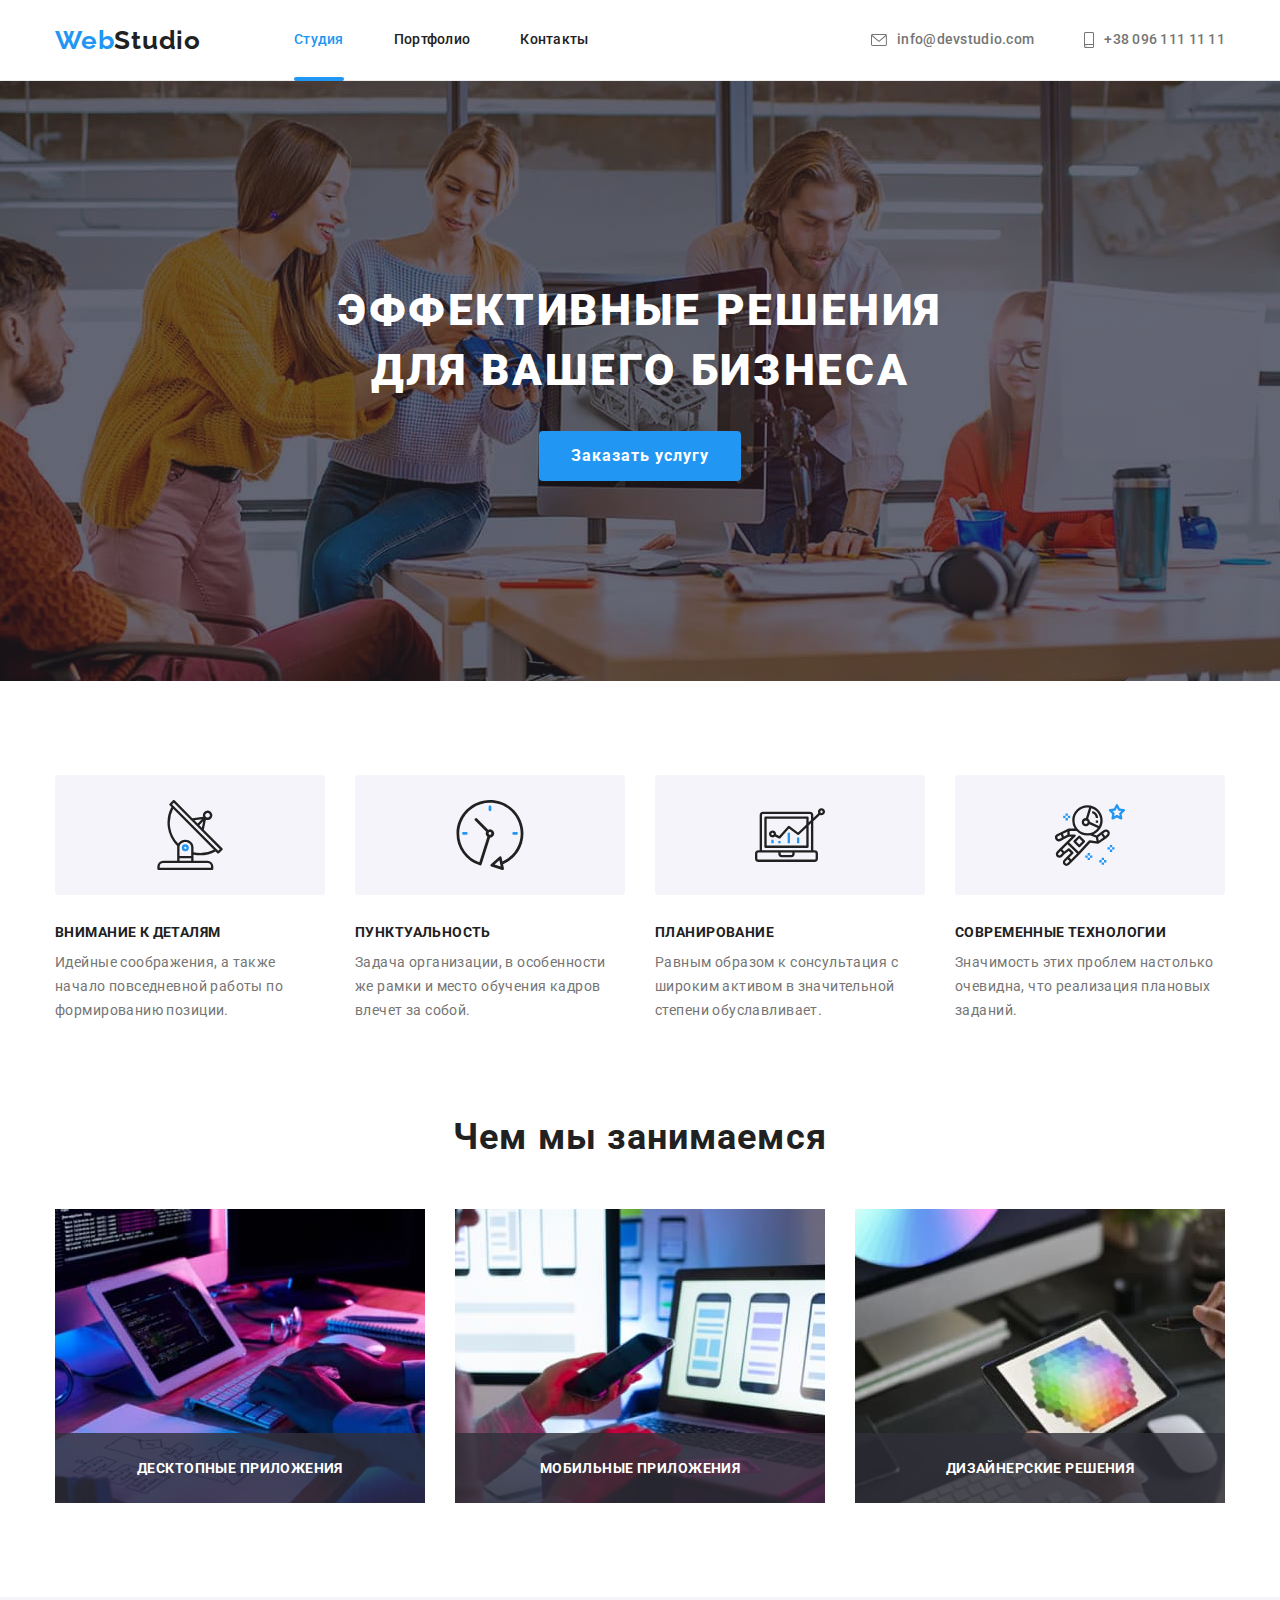
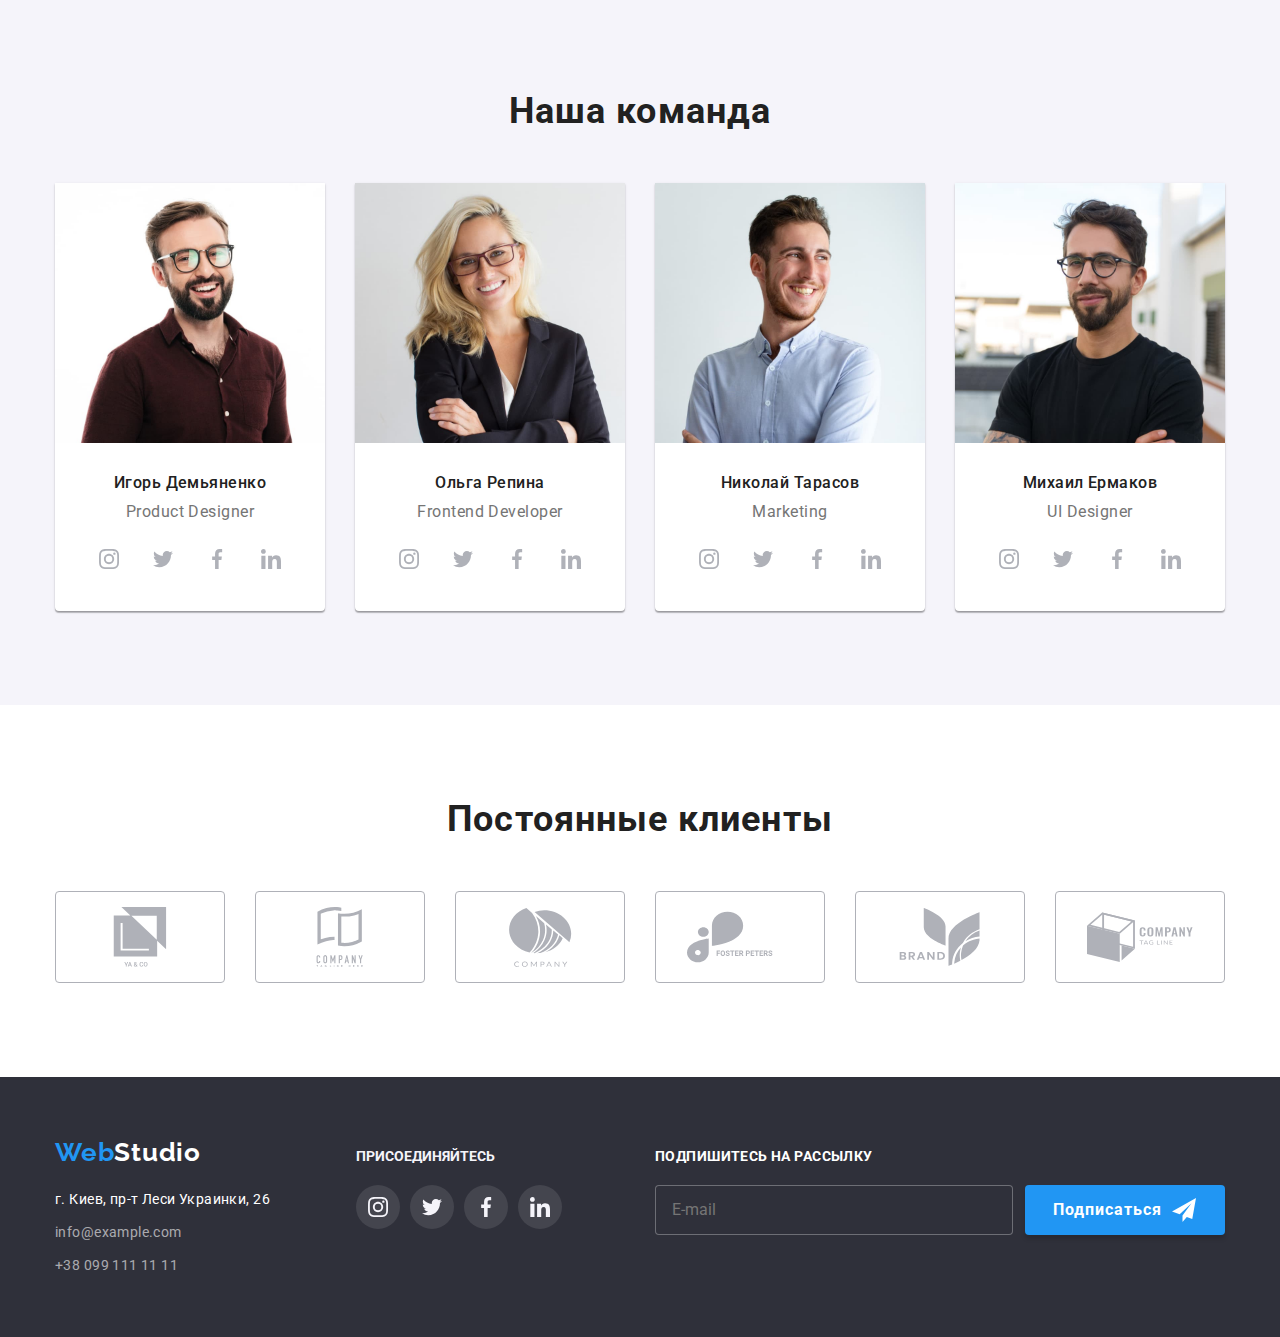
<file: index.html>
<!DOCTYPE html>
<html lang="ru">
  <head>
    <meta charset="UTF-8" />
    <meta http-equiv="X-UA-Compatible" content="IE=edge" />
    <meta name="viewport" content="width=device-width, initial-scale=1.0" />
    <link rel="preconnect" href="https://fonts.googleapis.com" />
    <link rel="preconnect" href="https://fonts.gstatic.com" crossorigin />
    <link
      href="https://fonts.googleapis.com/css2?family=Raleway:wght@700&family=Roboto:wght@400;500;700;900&display=swap"
      rel="stylesheet"
    />
    <link
      rel="stylesheet"
      href="https://cdn.jsdelivr.net/npm/modern-normalize@1.1.0/modern-normalize.min.css"
    />
    <link rel="stylesheet" href="./css/styles.css" />
    <title>Студия</title>
  </head>
  <body>
    <!-- Header -->
    <header class="page-header">
      <!-- logo -->
      <div class="container header-container">
        <nav class="page-nav">
          <a class="logo-style link" href="./">Web<span class="logo-studio link">Studio</span> </a>
          <!-- /Logo -->
          <ul class="menu-list list">
            <li class="menu-item">
              <a class="menu-link link current" href="./index.html">Студия</a>
            </li>
            <li class="menu-item">
              <a class="menu-link link" href="./portfolio.html">Портфолио</a>
            </li>
            <li class="menu-item"><a class="menu-link link" href="">Контакты</a></li>
          </ul>
        </nav>

        <ul class="contact-container list">
          <li class="contact-item">
            <a class="contact link" href="mailto:info@devstudio.com"
              ><svg class="icon-contact" width="16px" height="12px">
                <use href="./images/sprite/sprite.svg#email"></use></svg
              >info@devstudio.com</a
            >
          </li>
          <li class="contact-item">
            <a class="contact link" href="tel:+380961111111"
              ><svg class="icon-contact" width="10px" height="16px">
                <use href="./images/sprite/sprite.svg#phone"></use></svg
              >+38 096 111 11 11</a
            >
          </li>
        </ul>
      </div>
    </header>
    <main>
      <!-- Description -->
      <section class="description">
        <div class="container">
          <h1 class="description-header">Эффективные решения для вашего бизнеса</h1>
          <button class="style-btm" type="button" data-modal-open>Заказать услугу</button>
        </div>
      </section>
      <section class="section">
        <div class="container">
          <h2 class="visually-hidden">Описание</h2>
          <ul class="description-list list">
            <li class="description-item">
              <div class="des-icon">
                <svg class="des-icon-item" width="70px" height="70px">
                  <use href="./images/sprite/sprite.svg#antenna"></use>
                </svg>
              </div>
              <h3 class="description-hdr">Внимание к деталям</h3>
              <p class="description-text">
                Идейные соображения, а также начало повседневной работы по формированию позиции.
              </p>
            </li>
            <li class="description-item">
              <div class="des-icon">
                <svg class="des-icon-item" width="70px" height="70px">
                  <use href="./images/sprite/sprite.svg#clock"></use>
                </svg>
              </div>
              <h3 class="description-hdr">Пунктуальность</h3>
              <p class="description-text">
                Задача организации, в особенности же рамки и место обучения кадров влечет за собой.
              </p>
            </li>
            <li class="description-item">
              <div class="des-icon">
                <svg class="des-icon-item" width="70px" height="70px">
                  <use href="./images/sprite/sprite.svg#diagram"></use>
                </svg>
              </div>
              <h3 class="description-hdr">Планирование</h3>
              <p class="description-text">
                Равным образом к cонсультация с широким активом в значительной степени
                обуславливает.
              </p>
            </li>
            <li class="description-item">
              <div class="des-icon">
                <svg class="des-icon-item" width="70px" height="70px">
                  <use href="./images/sprite/sprite.svg#astronaut"></use>
                </svg>
              </div>
              <h3 class="description-hdr">Современные технологии</h3>
              <p class="description-text">
                Значимость этих проблем настолько очевидна, что реализация плановых заданий.
              </p>
            </li>
          </ul>
        </div>
      </section>
      <!-- About -->
      <section class="about section">
        <div class="container">
          <h2 class="titel">Чем мы занимаемся</h2>
          <ul class="about-list list">
            <li class="about-item">
              <div class="overlay-open">
                <img
                  src="./images/work/photo1.jpg"
                  alt="работа на планшете"
                  width="370"
                  height="295"
                />
                <p class="overlay-about">Десктопные приложения</p>
              </div>
            </li>
            <li class="about-item">
              <div class="overlay-open">
                <img
                  src="./images/work/photo2.jpg"
                  alt="работа на телефоне"
                  width="370"
                  height="295"
                />

                <p class="overlay-about">Мобильные приложения</p>
              </div>
            </li>
            <li class="about-item">
              <div class="overlay-open">
                <img
                  src="./images/work/photo3.jpg"
                  alt="работа с графикой"
                  width="370"
                  height="295"
                />

                <p class="overlay-about">Дизайнерские решения</p>
              </div>
            </li>
          </ul>
        </div>
      </section>
      <section class="team section">
        <div class="container">
          <h2 class="titel">Наша команда</h2>
          <ul class="team-jpg list">
            <li class="team-social-item">
              <img src="./images/team/team1.jpg" alt="мужчина" width="270" height="260" />
              <div class="team-padding">
                <h3 class="team-name">Игорь Демьяненко</h3>
                <p class="team-job" lang="en">Product Designer</p>
                <ul class="team-social list">
                  <li class="team-icon-item">
                    <a href="" class="team-social-link">
                      <svg class="team-icon" width="20px" height="20px">
                        <use href="./images/sprite/sprite.svg#instagram"></use>
                      </svg>
                    </a>
                  </li>
                  <li class="team-icon-item">
                    <a href="" class="team-social-link">
                      <svg class="team-icon" width="20px" height="20px">
                        <use href="./images/sprite/sprite.svg#twitter"></use>
                      </svg>
                    </a>
                  </li>
                  <li class="team-icon-item">
                    <a href="" class="team-social-link">
                      <svg class="team-icon" width="20px" height="20px">
                        <use href="./images/sprite/sprite.svg#facebook"></use>
                      </svg>
                    </a>
                  </li>
                  <li class="team-icon-item">
                    <a href="" class="team-social-link">
                      <svg class="team-icon" width="20px" height="20px">
                        <use href="./images/sprite/sprite.svg#linkedin"></use>
                      </svg>
                    </a>
                  </li>
                </ul>
              </div>
            </li>
            <li class="team-social-item">
              <img src="./images/team/team2.jpg" alt="женщина" width="270" height="260" />
              <div class="team-padding">
                <h3 class="team-name">Ольга Репина</h3>
                <p class="team-job" lang="en">Frontend Developer</p>
                <ul class="team-social list">
                  <li class="team-icon-item">
                    <a href="" class="team-social-link">
                      <svg class="team-icon" width="20px" height="20px">
                        <use href="./images/sprite/sprite.svg#instagram"></use>
                      </svg>
                    </a>
                  </li>
                  <li class="team-icon-item">
                    <a href="" class="team-social-link">
                      <svg class="team-icon" width="20px" height="20px">
                        <use href="./images/sprite/sprite.svg#twitter"></use>
                      </svg>
                    </a>
                  </li>
                  <li class="team-icon-item">
                    <a href="" class="team-social-link">
                      <svg class="team-icon" width="20px" height="20px">
                        <use href="./images/sprite/sprite.svg#facebook"></use>
                      </svg>
                    </a>
                  </li>
                  <li class="team-icon-item">
                    <a href="" class="team-social-link">
                      <svg class="team-icon" width="20px" height="20px">
                        <use href="./images/sprite/sprite.svg#linkedin"></use>
                      </svg>
                    </a>
                  </li>
                </ul>
              </div>
            </li>
            <li class="team-social-item">
              <img src="./images/team/team3.jpg" alt="мужчина" width="270" height="260" />
              <div class="team-padding">
                <h3 class="team-name">Николай Тарасов</h3>
                <p class="team-job" lang="en">Marketing</p>
                <ul class="team-social list">
                  <li class="team-icon-item">
                    <a href="" class="team-social-link">
                      <svg class="team-icon" width="20px" height="20px">
                        <use href="./images/sprite/sprite.svg#instagram"></use>
                      </svg>
                    </a>
                  </li>
                  <li class="team-icon-item">
                    <a href="" class="team-social-link">
                      <svg class="team-icon" width="20px" height="20px">
                        <use href="./images/sprite/sprite.svg#twitter"></use>
                      </svg>
                    </a>
                  </li>
                  <li class="team-icon-item">
                    <a href="" class="team-social-link">
                      <svg class="team-icon" width="20px" height="20px">
                        <use href="./images/sprite/sprite.svg#facebook"></use>
                      </svg>
                    </a>
                  </li>
                  <li class="team-icon-item">
                    <a href="" class="team-social-link">
                      <svg class="team-icon" width="20px" height="20px">
                        <use href="./images/sprite/sprite.svg#linkedin"></use>
                      </svg>
                    </a>
                  </li>
                </ul>
              </div>
            </li>
            <li class="team-social-item">
              <img src="./images/team/team4.jpg" alt="мужчина" width="270" height="260" />
              <div class="team-padding">
                <h3 class="team-name">Михаил Ермаков</h3>
                <p class="team-job" lang="en">UI Designer</p>
                <ul class="team-social list">
                  <li class="team-icon-item">
                    <a href="" class="team-social-link">
                      <svg class="team-icon" width="20px" height="20px">
                        <use href="./images/sprite/sprite.svg#instagram"></use>
                      </svg>
                    </a>
                  </li>
                  <li class="tteam-icon-item">
                    <a href="" class="team-social-link">
                      <svg class="team-icon" width="20px" height="20px">
                        <use href="./images/sprite/sprite.svg#twitter"></use>
                      </svg>
                    </a>
                  </li>
                  <li class="team-icon-item">
                    <a href="" class="team-social-link">
                      <svg class="team-icon" width="20px" height="20px">
                        <use href="./images/sprite/sprite.svg#facebook"></use>
                      </svg>
                    </a>
                  </li>
                  <li class="team-icon-item">
                    <a href="" class="team-social-link">
                      <svg class="team-icon" width="20px" height="20px">
                        <use href="./images/sprite/sprite.svg#linkedin"></use>
                      </svg>
                    </a>
                  </li>
                </ul>
              </div>
            </li>
          </ul>
        </div>
      </section>
      <!--Regular Clients-->
      <section class="section">
        <div class="container">
          <h2 class="titel">Постоянные клиенты</h2>
          <ul class="list client">
            <li class="client-list">
              <a href="" class="client-link">
                <svg class="client-logo" width="106px" height="60px">
                  <use href="./images/sprite/sprite.svg#group"></use>
                </svg>
              </a>
            </li>
            <li class="client-list">
              <a href="" class="client-link">
                <svg class="client-logo" width="106px" height="60px">
                  <use href="./images/sprite/sprite.svg#group2"></use>
                </svg>
              </a>
            </li>
            <li class="client-list">
              <a href="" class="client-link">
                <svg class="client-logo" width="106px" height="60px">
                  <use href="./images/sprite/sprite.svg#group3"></use>
                </svg>
              </a>
            </li>
            <li class="client-list">
              <a href="" class="client-link">
                <svg class="client-logo" width="106px" height="60px">
                  <use href="./images/sprite/sprite.svg#group4"></use>
                </svg>
              </a>
            </li>
            <li class="client-list">
              <a href="" class="client-link">
                <svg class="client-logo" width="106px" height="60px">
                  <use href="./images/sprite/sprite.svg#group5"></use>
                </svg>
              </a>
            </li>
            <li class="client-list">
              <a href="" class="client-link">
                <svg class="client-logo" width="106px" height="60px">
                  <use href="./images/sprite/sprite.svg#group6"></use>
                </svg>
              </a>
            </li>
          </ul>
        </div>
      </section>
    </main>
    <!-- Footer -->
    <footer class="footer">
      <div class="podval container">
        <div class="footer-size">
          <a class="logo-style-footer link" href="/"
            >Web<span class="logo-studio-footer link">Studio</span>
          </a>
          <address class="address">
            <ul class="list">
              <li class="contact-item-footer">
                <a
                  class="contact-map link"
                  href="https://goo.gl/maps/9qmAzHa2wMczzQS48"
                  target="_blank"
                  rel="noopener noreferrer"
                >
                  г. Киев, пр-т Леси Украинки, 26
                </a>
              </li>
              <li class="contact-item-footer">
                <a class="contact-footer link" href="mailto:info@example.com">info@example.com</a>
              </li>
              <li class="contact-item-footer">
                <a class="contact-footer link" href="tel:+380991111111">+38 099 111 11 11</a>
              </li>
            </ul>
          </address>
        </div>
        <div class="fsocial-footer">
          <h3 class="fsocial-titel">присоединяйтесь</h3>
          <ul class="fsocial-list list">
            <li>
              <a href="" class="fsocial-link">
                <svg class="fsocial-icon" width="20px" height="20px">
                  <use href="./images/sprite/sprite.svg#instagram"></use>
                </svg>
              </a>
            </li>
            <li>
              <a href="" class="fsocial-link">
                <svg class="fsocial-icon" width="20px" height="20px">
                  <use href="./images/sprite/sprite.svg#twitter"></use>
                </svg>
              </a>
            </li>
            <li>
              <a href="" class="fsocial-link">
                <svg class="fsocial-icon" width="20px" height="20px">
                  <use href="./images/sprite/sprite.svg#facebook"></use>
                </svg>
              </a>
            </li>
            <li>
              <a href="" class="fsocial-link">
                <svg class="fsocial-icon" width="20px" height="20px">
                  <use href="./images/sprite/sprite.svg#linkedin"></use>
                </svg>
              </a>
            </li>
          </ul>
        </div>
        <div class="form-footer">
          <p class="mailing">подпишитесь на рассылку</p>
          <form class="subscribe">
            <input type="email" name="email" class="input-email" id="email" placeholder="E-mail" />
            <button class="btn" type="submit">
              Подписаться
              <svg class="icon-send" width="24px" height="24px">
                <use href="./images/sprite/sprite.svg#send"></use>
              </svg>
            </button>
          </form>
        </div>
      </div>
    </footer>
    <div class="backdrop is-hidden" data-modal>
      <div class="modal">
        <button type="button" class="close-btm" data-modal-close>
          <svg class="modal-icon-close" width="18px" height="18px">
            <use href="./images/sprite/sprite.svg#close"></use>
          </svg>
        </button>
        <!-- form for modal -->

        <form class="modal-form">
          <p class="text-form">Оставьте свои данные, мы вам перезвоним</p>
          <label class="form-lable">
            <span class="form-name">Имя</span>
            <span class="form-modal-icon">
              <input
                class="form-input"
                type="text"
                name="user_name"
                required
                pattern="^[a-zA-Zа-яА-Я]+"
                minlength="2"
              />

              <svg class="modal-icon" width="18px" height="18px">
                <use href="./images/sprite/sprite.svg#name"></use>
              </svg>
            </span>
          </label>
          <label class="form-lable">
            <span class="form-name">Телефон</span>
            <span class="form-modal-icon">
              <input
                class="form-input"
                type="tel"
                name="user_phone"
                required
                pattern="[0-9]{3}-[0-9]{3}-[0-9]{2}-[0-9]{2}"
                title="xxx-xxx-xx-xx"
              />

              <svg class="modal-icon" width="18px" height="18px">
                <use href="./images/sprite/sprite.svg#tel"></use>
              </svg>
            </span>
          </label>
          <label class="form-lable">
            <span class="form-name">Почта</span>
            <span class="form-modal-icon">
              <input
                class="form-input"
                type="email"
                name="user_email"
                required
                pattern="[a-z0-9._%+-]+@[a-z0-9.-]+\.[a-z]{2,4}$"
              />

              <svg class="modal-icon" width="18px" height="18px">
                <use href="./images/sprite/sprite.svg#mail"></use>
              </svg>
            </span>
          </label>
          <label class="form-lable">
            <span class="form-name">Комментарий</span>
            <textarea
              name="user-message"
              class="form-texterea"
              placeholder="Введите текст"
            ></textarea>
          </label>

          <input
            id="user-policy"
            type="checkbox"
            name="user-policy"
            class="form-checkbox visually-hidden"
          />
          <label for="user-policy" class="form-check-desk"
            >Соглашаюсь с рассылкой и принимаю&nbsp;<a href="" class="text-link"
              >Условия договора</a
            >
          </label>
          <button type="submit" class="btm-form-submit">Отправить</button>
        </form>
      </div>
    </div>
    <script src="./js/modal.js"></script>
  </body>
</html>
</file>
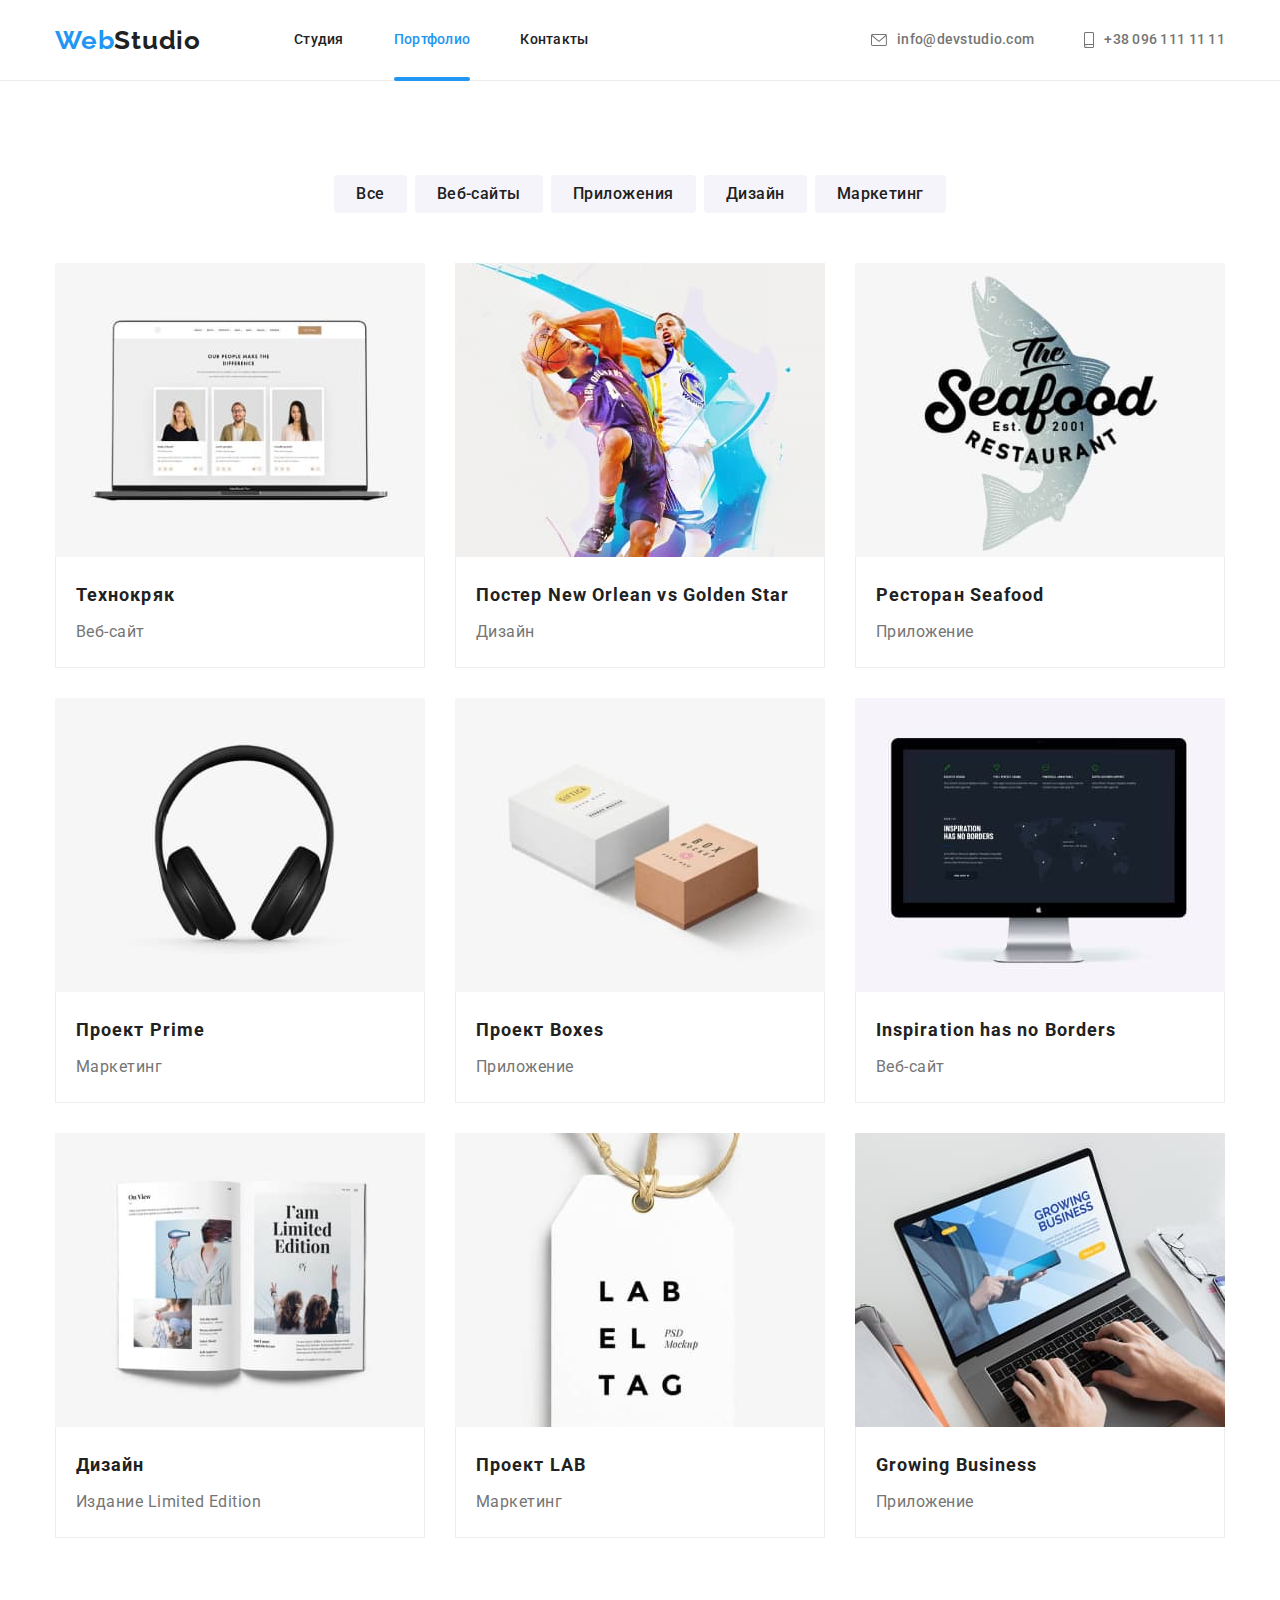
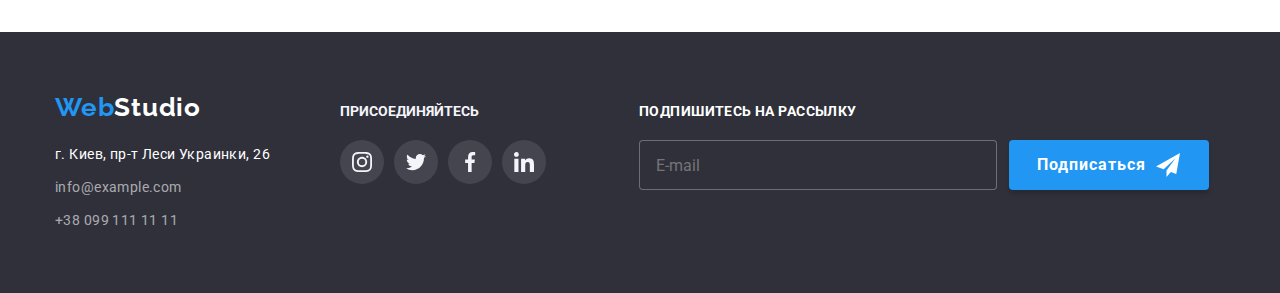
<file: portfolio.html>
<!DOCTYPE html>
<html lang="ru">
  <head>
    <meta charset="UTF-8" />
    <meta http-equiv="X-UA-Compatible" content="IE=edge" />
    <meta name="viewport" content="width=device-width, initial-scale=1.0" />
    <link rel="preconnect" href="https://fonts.googleapis.com" />
    <link rel="preconnect" href="https://fonts.gstatic.com" crossorigin />
    <link
      href="https://fonts.googleapis.com/css2?family=Raleway:wght@700&family=Roboto:wght@400;500;700;900&display=swap"
      rel="stylesheet"
    />
    <link
      rel="stylesheet"
      href="https://cdn.jsdelivr.net/npm/modern-normalize@1.1.0/modern-normalize.min.css"
    />
    <link rel="stylesheet" href="./css/styles.css" />
    <title>Портфолио</title>
  </head>
  <body>
    <!-- Header -->
    <header class="page-header">
      <!-- logo -->
      <div class="container header-container">
        <nav class="page-nav">
          <a class="logo-style link" href="./">Web<span class="logo-studio link">Studio</span> </a>
          <!-- /Logo -->
          <ul class="menu-list list">
            <li class="menu-item">
              <a class="menu-link link" href="./index.html">Студия</a>
            </li>
            <li class="menu-item">
              <a class="menu-link link current" href="./portfolio.html">Портфолио</a>
            </li>
            <li class="menu-item"><a class="menu-link link" href="">Контакты</a></li>
          </ul>
        </nav>
        <ul class="contact-container list">
          <li class="contact-item">
            <a class="contact link" href="mailto:info@devstudio.com"
              ><svg class="icon-contact" width="16px" height="12px">
                <use href="./images/sprite/sprite.svg#email"></use></svg
              >info@devstudio.com</a
            >
          </li>
          <li class="contact-item">
            <a class="contact link" href="tel:+380961111111"
              ><svg class="icon-contact" width="10px" height="16px">
                <use href="./images/sprite/sprite.svg#phone"></use></svg
              >+38 096 111 11 11</a
            >
          </li>
        </ul>
      </div>
    </header>
    <main>
      <section class="section">
        <div class="container">
          <h1 class="visually-hidden">Портфолио</h1>
          <ul class="list btm-item">
            <li class="btm"><button class="style-btm-filter" type="button">Все</button></li>
            <li class="btm"><button class="style-btm-filter" type="button">Веб-сайты</button></li>
            <li class="btm"><button class="style-btm-filter" type="button">Приложения</button></li>
            <li class="btm"><button class="style-btm-filter" type="button">Дизайн</button></li>
            <li class="btm"><button class="style-btm-filter" type="button">Маркетинг</button></li>
          </ul>

          <ul class="content list">
            <li class="gallery-list">
              <a class="gallery-link link" href="">
                <div class="gallery-img-wrapper">
                  <img src="./images/portfolio/img.jpg" alt="ноутбук" width="370" height="295" />
                  <p class="overlay">
                    Ресурс предлагает комплексные предложения с разным уровнем функционала и
                    сервисов. Все это позволит посетителю получить исчерпывающие сведения о компании
                    или частном лице.
                  </p>
                </div>

                <div class="glr-board">
                  <h2 class="gallery-jpg">Технокряк</h2>
                  <p class="general-description">Веб-сайт</p>
                </div></a
              >
            </li>
            <li class="gallery-list">
              <a class="gallery-link link" href="">
                <div class="gallery-img-wrapper">
                  <img src="./images/portfolio/img2.jpg" alt="ноутбук" width="370" height="295" />
                  <p class="overlay">
                    Ресурс предлагает комплексные предложения с разным уровнем функционала и
                    сервисов. Все это позволит посетителю получить исчерпывающие сведения о компании
                    или частном лице.
                  </p>
                </div>
                <div class="glr-board">
                  <h2 class="gallery-jpg" lang="en">Постер New Orlean vs Golden Star</h2>
                  <p class="general-description">Дизайн</p>
                </div></a
              >
            </li>
            <li class="gallery-list">
              <a class="gallery-link link" href="">
                <div class="gallery-img-wrapper">
                  <img src="./images/portfolio/img3.jpg" alt="ноутбук" width="370" height="295" />
                  <p class="overlay">
                    Ресурс предлагает комплексные предложения с разным уровнем функционала и
                    сервисов. Все это позволит посетителю получить исчерпывающие сведения о компании
                    или частном лице.
                  </p>
                </div>
                <div class="glr-board">
                  <h2 class="gallery-jpg" lang="en">Ресторан Seafood</h2>
                  <p class="general-description">Приложение</p>
                </div></a
              >
            </li>
            <li class="gallery-list">
              <a class="gallery-link link" href="">
                <div class="gallery-img-wrapper">
                  <img src="./images/portfolio/img4.jpg" alt="ноутбук" width="370" height="295" />
                  <p class="overlay">
                    Ресурс предлагает комплексные предложения с разным уровнем функционала и
                    сервисов. Все это позволит посетителю получить исчерпывающие сведения о компании
                    или частном лице.
                  </p>
                </div>
                <div class="glr-board">
                  <h2 class="gallery-jpg" lang="en">Проект Prime</h2>
                  <p class="general-description">Маркетинг</p>
                </div></a
              >
            </li>
            <li class="gallery-list">
              <a class="gallery-link link" href="">
                <div class="gallery-img-wrapper">
                  <img src="./images/portfolio/img5.jpg" alt="ноутбук" width="370" height="295" />
                  <p class="overlay">
                    Ресурс предлагает комплексные предложения с разным уровнем функционала и
                    сервисов. Все это позволит посетителю получить исчерпывающие сведения о компании
                    или частном лице.
                  </p>
                </div>
                <div class="glr-board">
                  <h2 class="gallery-jpg" lang="en">Проект Boxes</h2>
                  <p class="general-description">Приложение</p>
                </div></a
              >
            </li>
            <li class="gallery-list">
              <a class="gallery-link link" href="">
                <div class="gallery-img-wrapper">
                  <img src="./images/portfolio/img6.jpg" alt="ноутбук" width="370" height="295" />
                  <p class="overlay">
                    Ресурс предлагает комплексные предложения с разным уровнем функционала и
                    сервисов. Все это позволит посетителю получить исчерпывающие сведения о компании
                    или частном лице.
                  </p>
                </div>
                <div class="glr-board">
                  <h2 class="gallery-jpg" lang="en">Inspiration has no Borders</h2>
                  <p class="general-description">Веб-сайт</p>
                </div></a
              >
            </li>
            <li class="gallery-list">
              <a class="gallery-link link" href="">
                <div class="gallery-img-wrapper">
                  <img src="./images/portfolio/img7.jpg" alt="ноутбук" width="370" height="295" />
                  <p class="overlay">
                    Ресурс предлагает комплексные предложения с разным уровнем функционала и
                    сервисов. Все это позволит посетителю получить исчерпывающие сведения о компании
                    или частном лице.
                  </p>
                </div>
                <div class="glr-board">
                  <h2 class="gallery-jpg">Дизайн</h2>
                  <p class="general-description" lang="en">Издание Limited Edition</p>
                </div></a
              >
            </li>
            <li class="gallery-list">
              <a class="gallery-link link" href="">
                <div class="gallery-img-wrapper">
                  <img src="./images/portfolio/img8.jpg" alt="ноутбук" width="370" height="295" />
                  <p class="overlay">
                    Ресурс предлагает комплексные предложения с разным уровнем функционала и
                    сервисов. Все это позволит посетителю получить исчерпывающие сведения о компании
                    или частном лице.
                  </p>
                </div>
                <div class="glr-board">
                  <h2 class="gallery-jpg" lang="en">Проект LAB</h2>
                  <p class="general-description">Маркетинг</p>
                </div></a
              >
            </li>
            <li class="gallery-list">
              <a class="gallery-link link" href="">
                <div class="gallery-img-wrapper">
                  <img src="./images/portfolio/img9.jpg" alt="ноутбук" width="370" height="295" />
                  <p class="overlay">
                    Ресурс предлагает комплексные предложения с разным уровнем функционала и
                    сервисов. Все это позволит посетителю получить исчерпывающие сведения о компании
                    или частном лице.
                  </p>
                </div>
                <div class="glr-board">
                  <h2 class="gallery-jpg" lang="en">Growing Business</h2>
                  <p class="general-description">Приложение</p>
                </div></a
              >
            </li>
          </ul>
        </div>
      </section>
    </main>
    <footer class="footer">
      <div class="podval container">
        <div>
          <a class="logo-style-footer link" href="/"
            >Web<span class="logo-studio-footer link">Studio</span>
          </a>
          <address class="address">
            <ul class="list">
              <li class="contact-item-footer">
                <a
                  class="contact-map link"
                  href="https://goo.gl/maps/9qmAzHa2wMczzQS48"
                  target="_blank"
                  rel="noopener noreferrer"
                >
                  г. Киев, пр-т Леси Украинки, 26
                </a>
              </li>
              <li class="contact-item-footer">
                <a class="contact-footer link" href="mailto:info@example.com">info@example.com</a>
              </li>
              <li class="contact-item-footer">
                <a class="contact-footer link" href="tel:+380991111111">+38 099 111 11 11</a>
              </li>
            </ul>
          </address>
        </div>
        <div class="fsocial-footer">
          <h3 class="fsocial-titel">присоединяйтесь</h3>
          <ul class="fsocial-list list">
            <li>
              <a href="" class="fsocial-link">
                <svg class="fsocial-icon" width="20px" height="20px">
                  <use href="./images/sprite/sprite.svg#instagram"></use>
                </svg>
              </a>
            </li>
            <li>
              <a href="" class="fsocial-link">
                <svg class="fsocial-icon" width="20px" height="20px">
                  <use href="./images/sprite/sprite.svg#twitter"></use>
                </svg>
              </a>
            </li>
            <li>
              <a href="" class="fsocial-link">
                <svg class="fsocial-icon" width="20px" height="20px">
                  <use href="./images/sprite/sprite.svg#facebook"></use>
                </svg>
              </a>
            </li>
            <li>
              <a href="" class="fsocial-link">
                <svg class="fsocial-icon" width="20px" height="20px">
                  <use href="./images/sprite/sprite.svg#linkedin"></use>
                </svg>
              </a>
            </li>
          </ul>
        </div>
        <div class="form-footer">
          <p class="mailing">подпишитесь на рассылку</p>
          <form class="subscribe">
            <input type="email" name="email" class="input-email" id="email" placeholder="E-mail" />
            <button class="btn" type="submit">
              Подписаться
              <svg class="icon-send" width="24px" height="24px">
                <use href="/images/sprite/sprite.svg#send"></use>
              </svg>
            </button>
          </form>
        </div>
      </div>
    </footer>
  </body>
</html>
</file>
<file: css/styles.css>
/* font-family: 'Raleway', sans-serif;
font-family: 'Roboto', sans-serif; */

:root {
  --primary-font: 'Roboto', sans-serif;
  --secondary-font: 'Raleway', sans-serif;
  --primary-text: #757575;
  --secondary-text: #212121;
  --accent-color: #2196f3;
  --secondary-text-white: #ffffff;
  --hover-color-btm: #188ce8;
  --primary-background-color: #ffffff;
  --secondory-background-color: #f5f4fa;
  --icon-color: #afb1b8;
  --transition-speed: 250ms cubic-bezier(0.4, 0, 0.2, 1);
}

body {
  font-family: var(--primary-font);
  color: var(--primary-text);
}
/* Utility */ /* Utility */ /* Utility */ /* Utility */ /* Utility */
.link {
  text-decoration: none;
}

.list {
  list-style: none;
}

h1,
h2,
h3,
h4,
h5,
h6,
p {
  margin-top: 0;
  margin-bottom: 0;
}

ul,
ol {
  margin-top: 0;
  margin-bottom: 0;
  padding-left: 0;
}

img {
  display: block;
  max-width: 100%;
  height: auto;
}

button {
  cursor: pointer;
  border: 0;
}

.visually-hidden {
  position: absolute;
  white-space: nowrap;
  width: 1px;
  height: 1px;
  overflow: hidden;
  border: 0;
  padding: 0;
  clip: rect(0 0 0 0);
  clip-path: inset(50%);
  margin: -1px;
}

.container {
  width: 1200px;
  margin-left: auto;
  margin-right: auto;
  padding-left: 15px;
  padding-right: 15px;
}

/* Utility */ /* Utility */ /* Utility */ /* Utility */ /* Utility */

/* Logo */ /* Logo */ /* Logo */ /* Logo */ /* Logo */
.logo-style,
.logo-studio,
.logo-style-footer,
.logo-studio-footer {
  font-family: var(--secondary-font);
}

.logo-style {
  color: var(--accent-color);
}
.logo-studio {
  color: var(--secondary-text);
}

.logo-style-footer {
  color: var(--accent-color);
}
.logo-studio-footer {
  color: var(--secondary-text-white);
}
.logo-style {
  font-weight: 700;
  font-size: 26px;
  line-height: 1.19;
  letter-spacing: 0.03em;
}
.logo-studio {
  font-weight: 700;
  font-size: 26px;
  line-height: 1.19;
  letter-spacing: 0.03em;
}

/* /Logo */ /* /Logo */ /* /Logo */ /* /Logo */ /* /Logo */

/* header */ /* header */ /* header */ /* header */ /* header */
.menu-link:hover,
.menu-link:focus {
  color: var(--accent-color);
}

.page-header {
  border-bottom: 1px solid #ececec;
}

.header-container {
  display: flex;
  align-items: center;
}

.page-nav {
  display: flex;
  align-items: center;
}

.menu-link.current {
  color: var(--accent-color);
}

.current::after {
  position: absolute;
  content: '';
  left: 0;
  bottom: 0;
  border-radius: 2px;
  margin-bottom: -1px;
  width: 100%;
  height: 4px;
  background-color: var(--accent-color);
}

.menu-list {
  display: flex;
  align-items: center;
  margin-left: 93px;
}
.menu-link {
  display: block;
  position: relative;
  padding-top: 32px;
  padding-bottom: 32px;
  font-weight: 500;
  font-size: 14px;
  line-height: 1.14;
  letter-spacing: 0.02em;
  color: var(--secondary-text);
  transition: color var(--transition-speed);
}

.menu-item:not(:last-child) {
  margin-right: 50px;
}

/* /header */ /* /header */ /* /header */ /* /header */ /* /header */

/* Description */ /* Description */ /* Description */ /* Description */
.section {
  padding: 94px 0;
}
.description-list {
  display: flex;
  align-content: center;
  gap: 30px;
}
.description-item {
  width: 270px;
}

.description-hdr {
  margin-bottom: 10px;
}

.des-icon {
  background-color: var(--secondory-background-color);
  height: 120px;
  display: flex;
  flex-wrap: wrap;
  align-content: center;
  justify-content: center;
  height: 120px;
  margin-bottom: 30px;
  border-radius: 4px;
}
.description-header {
  width: 696px;
  margin-left: auto;
  margin-right: auto;
  font-weight: 900;
  font-size: 44px;
  margin-bottom: 30px;
  line-height: 1.36;
  text-align: center;
  letter-spacing: 0.06em;
  text-transform: uppercase;

  color: var(--secondary-text-white);
}

.description {
  max-width: 1600px;
  height: 600px;
  margin-left: auto;
  margin-right: auto;

  padding: 200px 0;
  text-align: center;
  background-image: linear-gradient(rgba(47, 48, 58, 0.4), rgba(47, 48, 58, 0.4)),
    url(../images/hero/hero.jpg);
  background-size: cover;
  background-color: #c4c4c4;
  background-position: center;
  background-repeat: no-repeat;
}

.style-btm {
  display: inline-block;
  min-width: 200px;
  font-family: inherit;
  border-radius: 4px;
  padding: 10px 32px;
  border: transparent;
  font-weight: 700;
  font-size: 16px;
  line-height: 1.88;
  letter-spacing: 0.06em;
  align-items: center;
  text-align: center;
  background-color: var(--accent-color);
  color: var(--secondary-text-white);
  transition: background-color var(--transition-speed), color 250ms var(--transition-speed);
}

.style-btm:hover,
.style-btm:focus {
  background-color: var(--hover-color-btm);
  color: var(--secondary-text-white);
}
.description-hdr {
  font-weight: 700;
  font-size: 14px;
  line-height: 1.14;
  letter-spacing: 0.03em;
  text-transform: uppercase;
  color: var(--secondary-text);
}

.description-text {
  font-size: 14px;
  line-height: 1.71;
  letter-spacing: 0.03em;
}

/* Description */ /* Description */ /* Description */ /* Description */

/* About */ /* About */ /* About */ /* About */ /* About */ /* About */

.titel {
  margin-bottom: 50px;
  font-weight: 700;
  font-size: 36px;
  line-height: 1.166;
  text-align: center;
  letter-spacing: 0.03em;
  color: var(--secondary-text);
}

.about-list {
  display: flex;
  gap: 30px;
}
.about {
  padding-top: 0;
}

.overlay-open {
  position: relative;
}

.overlay-about {
  position: absolute;
  display: flex;
  justify-content: center;
  align-items: center;
  bottom: 0;
  left: 0;
  width: 100%;
  height: 70px;
  font-weight: 700;
  font-size: 14px;
  line-height: 16px;
  text-align: center;
  letter-spacing: 0.03em;
  text-transform: uppercase;
  color: var(--secondary-text-white);
  background: rgba(47, 48, 58, 0.8);
}

/* About */ /* About */ /* About */ /* About */ /* About */ /* About */

/* Team */ /* Team */ /* Team */ /* Team */ /* Team */ /* Team */ /* Team */

.team {
  background: #f5f4fa;
}
.team-jpg {
  display: flex;
  align-content: center;
  gap: 30px;
}

.team-name {
  margin-bottom: 10px;
  font-weight: 500;
  font-size: 16px;
  line-height: 1.19;
  text-align: center;
  letter-spacing: 0.03em;
  color: var(--secondary-text);
}

.team-social-link {
  display: flex;
  justify-content: center;
  align-items: center;
  width: 44px;
  height: 44px;
  border-radius: 50%;
  background-color: var(--primary-background-color);
  transition: background-color var(--transition-speed);
}

.team-icon {
  fill: var(--icon-color);
  transition: fill var(--transition-speed);
}

.team-social-link:hover,
.team-social-link:focus {
  background: var(--accent-color);
}

.team-social-link:hover .team-icon,
.team-social-link:focus .team-icon {
  fill: var(--primary-background-color);
}

.team-social {
  display: flex;
  justify-content: center;
  gap: 10px;
}
.team-padding {
  padding-top: 30px;
  padding-bottom: 30px;
}

.team-job {
  margin-bottom: 16px;
  font-size: 16px;
  line-height: 1.19;
  text-align: center;
  letter-spacing: 0.03em;
}
.team-social-item {
  box-shadow: 0px 1px 3px rgba(0, 0, 0, 0.12), 0px 1px 1px rgba(0, 0, 0, 0.14),
    0px 2px 1px rgba(0, 0, 0, 0.2);
  border-radius: 0px 0px 4px 4px;
  background: #ffffff;
}

/* Team */ /* Team */ /* Team */ /* Team */ /* Team */ /* Team */ /* Team */

/* Client */ /* Client */ /* Client */ /* Client */ /* Client */ /* Client */
.client {
  display: flex;
  justify-content: center;
  gap: 30px;
}

.client-link {
  display: flex;
  flex-wrap: wrap;
  align-content: center;
  justify-content: center;
  border: 1px solid #afb1b8;
  border-radius: 4px;
  width: 100%;
  height: 100%;
  transition: border var(--transition-speed);
}

.client-list {
  width: 170px;
  height: 92px;
}

.client-logo {
  fill: var(--icon-color);
  transition: fill var(--transition-speed);
}

.client-link:hover .client-logo,
.client-link:focus .client-logo {
  fill: var(--accent-color);
}

.client-link:hover,
.client-link:focus {
  fill: var(--accent-color);
  border: 1px solid var(--accent-color);
}

/* Client */ /* Client */ /* Client */ /* Client */ /* Client */ /* Client */

/* contact */ /* contact */ /* contact */ /* contact */ /* contact */

.contact {
  display: flex;
  align-items: center;
  padding-top: 32px;
  padding-bottom: 32px;
  font-weight: 500;
  font-size: 14px;
  line-height: 1.14;
  letter-spacing: 0.02em;
  color: var(--primary-text);
  transition: color var(--transition-speed);
}

.contact-container {
  display: flex;
  margin-left: auto;
}

.icon-contact {
  margin-right: 10px;
  fill: currentColor;
}

.contact-item + .contact-item {
  margin-left: 50px;
}

.contact:hover,
.contact:focus {
  color: var(--accent-color);
}

.contact-footer:hover,
.contact-footer:focus {
  color: var(--accent-color);
}

.contact-map:hover,
.contact-map:focus {
  color: var(--accent-color);
}

/* contact */ /* contact */ /* contact */ /* contact */ /* contact */

/* footer */ /* footer */ /* footer */ /* footer */ /* footer */ /* footer */
.address {
  font-style: normal;
  margin-top: 20px;
}

.footer {
  background-color: #2f303a;
  padding-top: 60px;
  padding-bottom: 60px;
}

.logo-style-footer {
  display: block;
  padding: 0;
  margin-bottom: 20px;
  font-weight: 700;
  font-size: 26px;
  line-height: 1.19;
  letter-spacing: 0.03em;
}
.logo-studio-footer {
  font-weight: 700;
  font-size: 26px;
  line-height: 1.19;
  letter-spacing: 0.03em;
}

.contact-map {
  font-size: 14px;
  line-height: 1.71;
  letter-spacing: 0.03em;
  color: var(--secondary-text-white);
  transition: color var(--transition-speed);
}

.contact-footer {
  font-size: 14px;
  line-height: 1.71;
  letter-spacing: 0.03em;

  color: rgba(255, 255, 255, 0.6);
  transition: color var(--transition-speed);
}
.contact-item-footer:not(:last-child) {
  margin-bottom: 9px;
}

.podval {
  display: flex;
  align-items: baseline;
}

.fsocial-footer {
  margin-left: 70px;
}

.fsocial-titel {
  display: block;
  font-weight: 700;
  margin-bottom: 20px;
  font-size: 14px;
  line-height: 1.14;
  text-transform: uppercase;
  font-style: normal;
  color: var(--secondory-background-color);
}

.fsocial-list {
  display: flex;
  justify-content: center;
  gap: 10px;
}

.fsocial-link {
  display: flex;
  align-content: center;
  justify-content: center;
  flex-wrap: wrap;
  width: 44px;
  height: 44px;
  border-radius: 50%;
  background: rgba(255, 255, 255, 0.1);
  fill: var(--secondory-background-color);
  transition: background-color var(--transition-speed), color var(--transition-speed);
}

.fsocial-link:hover,
.fsocial-link:focus {
  background-color: var(--accent-color);
}

.form-footer {
  display: block;
  align-items: center;
  margin-left: 93px;
}

.mailing {
  display: block;
  font-weight: 700;
  font-size: 14px;
  line-height: 1.14;
  letter-spacing: 0.03em;
  text-transform: uppercase;
  color: var(--secondary-text-white);
  margin-bottom: 20px;
}

.subscribe {
  display: flex;
  align-items: center;
  justify-content: center;
}

.input-email {
  width: 358px;
  height: 50px;
  padding-left: 42px;
  background-color: #2f303a;
  border: 1px solid rgba(255, 255, 255, 0.3);
  border-radius: 4px;
  padding-top: 15px;
  padding-bottom: 15px;
  padding-left: 16px;
  color: #ffffff;
}

.input-email:focus {
  outline: none;
}

.btn {
  display: flex;
  padding: 10px 28px;
  align-self: center;
  margin: auto;
  margin-left: 12px;
  font-weight: 700;
  font-size: 16px;
  line-height: 1.88;
  border: transparent;
  border-radius: 4px;
  align-items: center;
  text-align: center;
  letter-spacing: 0.06em;
  background-color: var(--accent-color);
  color: var(--secondary-text-white);
  box-shadow: 0px 4px 4px rgba(0, 0, 0, 0.15);
  width: 200px;
  transition: background-color var(--transition-speed), color var(--transition-speed),
    box-shadow var(--transition-speed);
}

.btn:hover,
.btn:focus {
  background-color: var(--hover-color-btm);
  color: var(--secondary-text-white);
}

.icon-send {
  margin-left: 10px;
}

.footer-size {
  flex-grow: 1;
}

.text-form {
  font-weight: 700;
  font-size: 20px;
  line-height: 23px;
  text-align: center;
  letter-spacing: 0.03em;
  color: var(--secondary-text);
  margin-bottom: 12px;
}

/* footer */ /* footer */ /* footer */ /* footer */ /* footer */ /* footer */

/* PORTFOLIO */ /* PORTFOLIO */ /* PORTFOLIO */ /* PORTFOLIO */ /* PORTFOLIO */ /* PORTFOLIO */

.style-btm-filter:hover,
.style-btm-filter:focus {
  box-shadow: 0px 3px 1px rgba(0, 0, 0, 0.1), 0px 1px 2px rgba(0, 0, 0, 0.08),
    0px 2px 2px rgba(0, 0, 0, 0.12);
  border-radius: 4px;
  background-color: var(--accent-color);
  color: var(--secondary-text-white);
}

.style-btm-filter {
  background: #f5f4fa;
  border-radius: 4px;
  padding: 6px 22px 6px 22px;
  border: transparent;
  font-weight: 500;
  font-size: 16px;
  line-height: 1.62;
  text-align: center;
  letter-spacing: 0.03em;
  color: var(--secondary-text);
  transition: background-color var(--transition-speed), color var(--transition-speed),
    box-shadow var(--transition-speed);
}

.gallery-jpg {
  margin-bottom: 4px;
  font-weight: 700;
  font-size: 18px;
  line-height: 2;
  letter-spacing: 0.06em;
  color: var(--secondary-text);
}

.general-description {
  font-size: 16px;
  line-height: 1.88;
  letter-spacing: 0.03em;
  color: var(--primary-text);
}

.btm-item {
  display: flex;
  justify-content: center;
  margin-bottom: 50px;
  gap: 8px;
}
.content {
  display: flex;
  gap: 30px;
  flex-wrap: wrap;
  align-items: center;
}

.glr-board {
  border: 1px solid #eeeeee;
  border-top: none;
  padding: 20px 20px;
}

.gallery-link:hover,
.gallery-link:focus {
  display: block;
  background: #ffffff;
  box-shadow: 0px 1px 1px rgba(0, 0, 0, 0.12), 0px 4px 4px rgba(0, 0, 0, 0.06),
    1px 4px 6px rgba(0, 0, 0, 0.16);
}

.gallery-link {
  transition: box-shadow var(--transition-speed);
}

.gallery-img-wrapper {
  position: relative;
  overflow: hidden;
}

.gallery-img-wrapper {
  display: block;
}

.overlay {
  position: absolute;
  left: 0;
  top: 0;
  width: 100%;
  height: 100%;
  padding: 63px 24px;
  overflow: auto;
  font-weight: 400;
  font-size: 18px;
  line-height: 1.56;
  letter-spacing: 0.03em;
  color: var(--secondary-text-white);
  background: rgba(33, 150, 243, 0.9);
  transform: translate(0, 100%);
  transition: transform var(--transition-speed);
}

.gallery-link:hover .overlay,
.gallery-link:focus .overlay {
  transform: translate(0, 0);
}
/* PORTFOLIO */ /* PORTFOLIO */ /* PORTFOLIO */ /* PORTFOLIO */ /* PORTFOLIO */ /* PORTFOLIO */

/* modal */ /* modal */ /* modal */ /* modal */ /* modal */ /* modal */
.backdrop {
  position: fixed;
  display: flex;
  justify-content: center;
  align-items: center;
  top: 0;
  left: 0;
  z-index: 1000;
  height: 100%;
  width: 100%;
  background: rgba(0, 0, 0, 0.2);
  transition: opacity var(--transition-speed), visibility var(--transition-speed),
    transform var(--transition-speed);
}
.backdrop.is-hidden {
  opacity: 0;
  visibility: hidden;
  pointer-events: none;
  transform: scale(0.8);
}

.modal {
  position: absolute;
  top: 50%;
  left: 50%;
  transform: translate(-50%, -50%);
  width: 528px;
  height: 581px;
  background-color: var(--primary-background-color);
  box-shadow: 0px 1px 3px rgba(0, 0, 0, 0.12), 0px 1px 1px rgba(0, 0, 0, 0.14),
    0px 2px 1px rgba(0, 0, 0, 0.2);
  border-radius: 4px;
  padding: 40px;
}

.close-btm {
  position: absolute;
  display: flex;
  justify-content: center;
  align-items: center;
  top: 8px;
  right: 8px;
  width: 30px;
  height: 30px;
  border-radius: 50%;
  background-color: transparent;
  background: #ffffff;
  border: 1px solid rgba(0, 0, 0, 0.1);
  padding: 0;
}

.close-btm:hover .modal-icon-close,
.close-btm:focus .modal-icon-close {
  fill: var(--accent-color);
  transition: var(--transition-speed);
}

.modal-icon-close {
  fill: #000000;
}
/* modal */ /* modal */ /* modal */ /* modal */ /* modal */ /* modal */

/* Modal-style */ /* Modal-style */ /* Modal-style */ /* Modal-style */

.modal-form {
  display: flex;
  flex-direction: column;
}

.form-input {
  display: block;
  width: 100%;
  height: 40px;
  border: 1px solid rgba(33, 33, 33, 0.2);
  border-radius: 4px;
  padding-left: 42px;
  transition: border-color var(--transition-speed);
}

.form-name {
  display: block;
  margin-bottom: 4px;
  font-weight: 400;
  font-size: 12px;
  line-height: 1.16;
  letter-spacing: 0.01em;
  color: var(--primary-text);
}

.form-lable {
  margin-bottom: 10px;
}

.text-link {
  font-weight: 400;
  font-size: 14px;
  line-height: 1.71;
  letter-spacing: 0.03em;
  text-decoration-line: underline;
  color: var(--accent-color);
}

.form-modal-icon {
  position: relative;
  display: block;
}

.modal-icon {
  position: absolute;
  left: 12px;
  top: 50%;
  transform: translate(0, -50%);
  display: block;
  transition: fill var(--transition-speed);
}

.form-input:focus {
  outline: none;
  border-color: var(--accent-color);
}

.form-input:focus + .modal-icon {
  fill: var(--accent-color);
}

.form-texterea {
  display: block;
  resize: none;
  width: 100%;
  height: 120px;
  padding: 12px 16px;
  outline: none;
  transition: border-color var(--transition-speed);
  border-radius: 4px;
  border: 1px solid rgba(33, 33, 33, 0.2);
  margin-bottom: 20px;
}

.form-texterea::placeholder {
  font-size: 12px;
  line-height: 14px;
  letter-spacing: 0.01em;
  color: rgba(117, 117, 117, 0.5);
}

.form-texterea:focus {
  border-color: var(--accent-color);
}

.form-check-desk::before {
  display: block;
  width: 16px;
  height: 15px;
  border: 2px solid var(--secondary-text);
  content: '';
  cursor: pointer;
  margin-right: 7px;
  box-shadow: 0px 4px 4px rgba(0, 0, 0, 0.25);
  background-repeat: no-repeat;
  background-size: 16px 15px;
  transition: box-shadow var(--transition-speed);
}

.form-checkbox:checked + .form-check-desk::before {
  background-image: url(../images/sprite/check.svg);
  background-color: #2196f3;
  background-position: center;
  box-shadow: var(--transition-speed), background-image var(--transition-speed),
    background-color var(--transition-speed);
  border-color: var(--accent-color);
}

.form-checkbox:focus + .form-check-desk::before {
  border-color: var(--accent-color);
  outline: none;
  transition: border-color var(--transition-speed);
}

.form-check-desk {
  display: flex;
  align-items: center;
  justify-content: center;
  font-weight: 400;
  font-size: 14px;
  line-height: 1.71;
  letter-spacing: 0.03em;
  margin-bottom: 30px;
}

.btm-form-submit {
  display: inline-block;
  min-width: 200px;
  font-family: inherit;
  border-radius: 4px;
  padding: 10px 32px;
  border: transparent;
  font-weight: 700;
  font-size: 16px;
  line-height: 1.88;
  letter-spacing: 0.06em;
  align-self: center;
  text-align: center;
  background-color: var(--accent-color);
  color: var(--secondary-text-white);
  box-shadow: 0px 4px 4px rgba(0, 0, 0, 0.15);
  transition: background-color var(--transition-speed), color var(--transition-speed),
    box-shadow var(--transition-speed);
}

.btm-form-submit:hover,
.btm-form-submit:focus {
  background-color: var(--hover-color-btm);
  color: var(--secondary-text-white);
  box-shadow: 0px 4px 4px rgba(0, 0, 0, 0.15);
}
</file>
